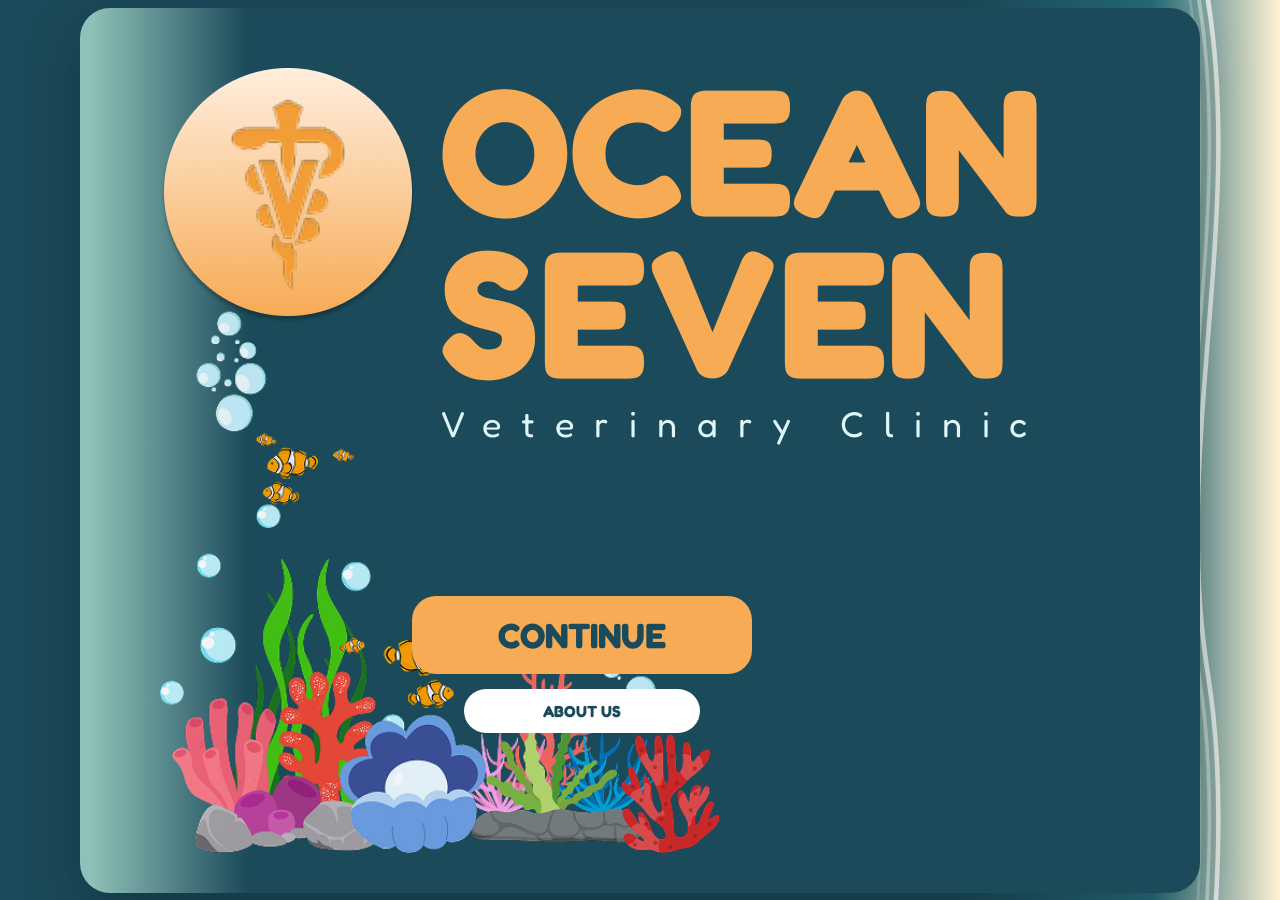
<file: index.html>
<!DOCTYPE html>
<html lang="en">
<head>
  <meta charset="UTF-8">
  <link rel="icon" type="image/png" href="assets/Logo.png">
  <title>Ocean Seven Veterinary Hospital</title>
  <!--EE-->
  <!-- Fredoka font -->
  <link href="https://fonts.googleapis.com/css2?family=Fredoka:wght@400;500;700&display=swap" rel="stylesheet">

  <link rel="stylesheet" href="style.css">
</head>
<body class="homepage-body">

  <div class="homepage-wrapper">

    <!-- Card -->
    <div class="homepage-card">

      <div class="header">
  <img src="assets/Logo.png" class="logo" alt="Logo">

  <div class="title-text">
    <h1>OCEAN</h1>
    <h1>SEVEN</h1>
    <p>Veterinary Clinic</p>
  </div>
</div>

<!-- sea creatures separate below -->
<img src="assets/seacreatures.png" class="sea-img" alt="Sea Creatures">

      <div class="button-group">
        <a href="dashboard.html" class="start-btn">CONTINUE</a>
        <a href="about.html" class="about-btn">ABOUT US</a>
      </div>

    </div>

    <!-- Wave animation -->
    <div class="wave-container">
  <svg viewBox="0 0 200 800" preserveAspectRatio="none">

    <!-- Back wave -->
    <path class="wave wave-back"
      d="M100 0 
         C140 100, 60 200, 100 300
         C140 400, 60 500, 100 600
         C140 700, 60 800, 100 900" />

    <!-- Middle wave -->
    <path class="wave wave-mid"
      d="M110 0 
         C150 100, 70 200, 110 300
         C150 400, 70 500, 110 600
         C150 700, 70 800, 110 900" />

    <!-- Front wave -->
    <path class="wave wave-front"
      d="M120 0 
         C160 100, 80 200, 120 300
         C160 400, 80 500, 120 600
         C160 700, 80 800, 120 900" />

  </svg>
</div>

  </div>

</body>
</html>
</file>
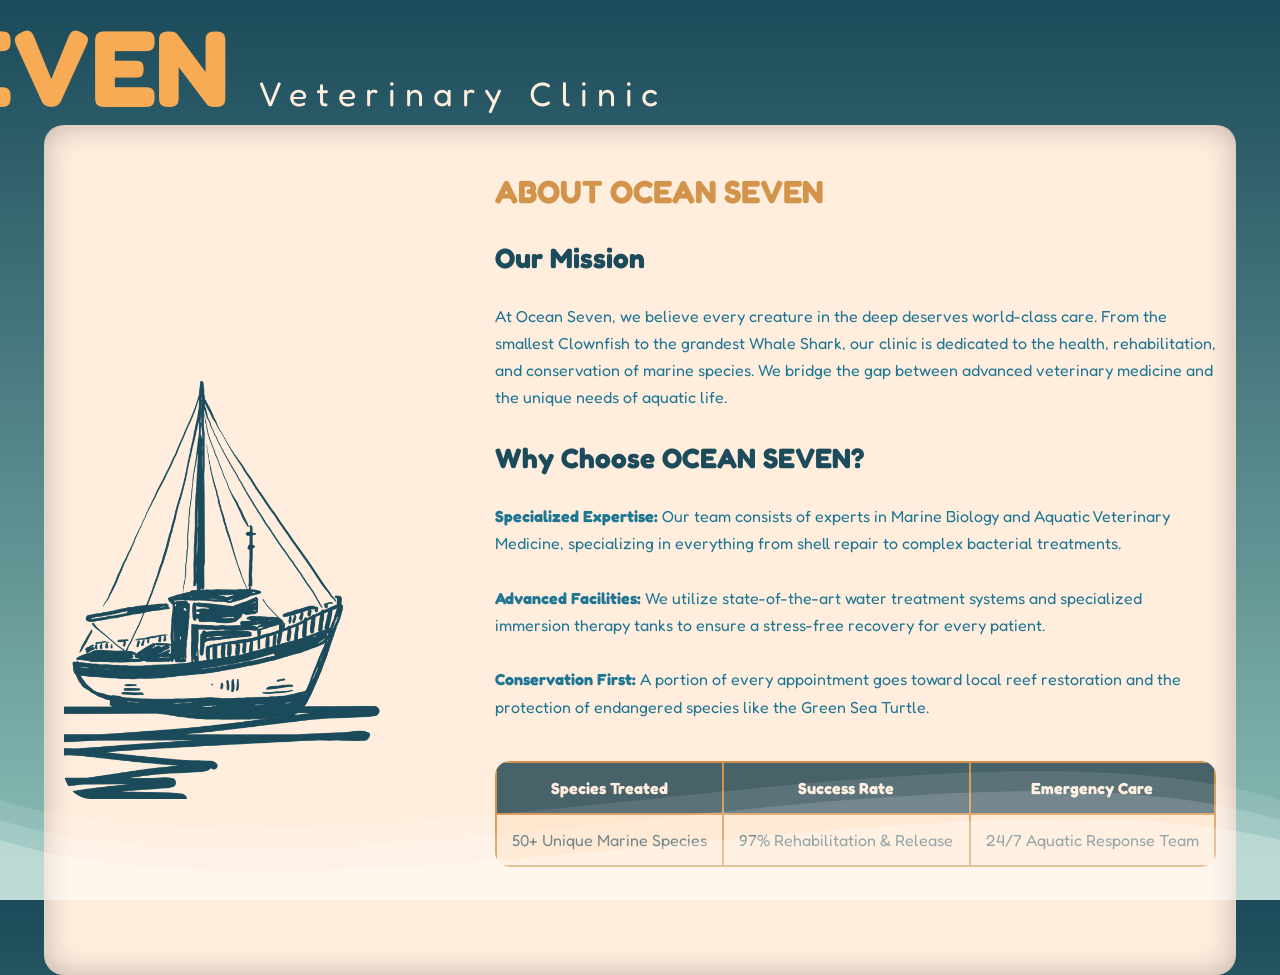
<file: about.html>
<!DOCTYPE html>
<html lang="en">
<head>
  <meta charset="UTF-8">
  <link rel="icon" type="image/png" href="assets/Logo.png">
  <title>About - Ocean Seven</title>
  <!--EE-->
  <!-- Fredoka Font -->
  <link href="https://fonts.googleapis.com/css2?family=Fredoka:wght@300;400;600;700&display=swap" rel="stylesheet">

  <link rel="stylesheet" href="style.css">
</head>
<body class="about-page">

  <!-- Logo outside container -->
  <h1 class="about-logo">
    <span class="about-ocean">OCEAN SEVEN</span>
    <span class="about-vet">Veterinary Clinic</span>
  </h1>

  <!-- Main Container -->
  <div class="about-container">

    <div class="about-flex">

      <!-- Left: Boat -->
      <div class="about-left">
        <img src="assets/boat.png" class="about-boat">
      </div>

      <!-- Right: Text Content -->
      <div class="about-right">

        <!-- Title -->
        <h2 class="about-title">ABOUT OCEAN SEVEN</h2>

        <!-- Mission -->
        <h3 class="about-section-title">Our Mission</h3>
        <p class="about-text">
          At Ocean Seven, we believe every creature in the deep deserves world-class care. 
          From the smallest Clownfish to the grandest Whale Shark, our clinic is dedicated 
          to the health, rehabilitation, and conservation of marine species. We bridge the gap 
          between advanced veterinary medicine and the unique needs of aquatic life.
        </p>

        <!-- Why Choose -->
        <h3 class="about-section-title">Why Choose OCEAN SEVEN?</h3>
        <p class="about-text">
          <strong>Specialized Expertise:</strong> Our team consists of experts in Marine Biology and Aquatic Veterinary Medicine, specializing in everything from shell repair to complex bacterial treatments.
          <br><br>
          <strong>Advanced Facilities:</strong> We utilize state-of-the-art water treatment systems and specialized immersion therapy tanks to ensure a stress-free recovery for every patient.
          <br><br>
          <strong>Conservation First:</strong> A portion of every appointment goes toward local reef restoration and the protection of endangered species like the Green Sea Turtle.
        </p>

        <!-- Table -->
        <table class="about-table">
          <tr>
            <th>Species Treated</th>
            <th>Success Rate</th>
            <th>Emergency Care</th>
          </tr>
          <tr>
            <td>50+ Unique Marine Species</td>
            <td>97% Rehabilitation & Release</td>
            <td>24/7 Aquatic Response Team</td>
          </tr>
        </table>

      </div> <!-- about-right -->

    </div> <!-- about-flex -->

  </div> <!-- about-container -->

  <!-- Waves at the bottom -->
  <div class="about-wave-container">
    <svg viewBox="0 0 1440 150" preserveAspectRatio="none">
      <path class="about-wave-back"
        d="M0,50 C360,150 1080,-50 1440,50 L1440,150 L0,150 Z"></path>
      <path class="about-wave-mid"
        d="M0,70 C360,170 1080,-30 1440,70 L1440,150 L0,150 Z"></path>
      <path class="about-wave-front"
        d="M0,90 C360,190 1080,10 1440,90 L1440,150 L0,150 Z"></path>
    </svg>
  </div>

</body>
</html>
</file>
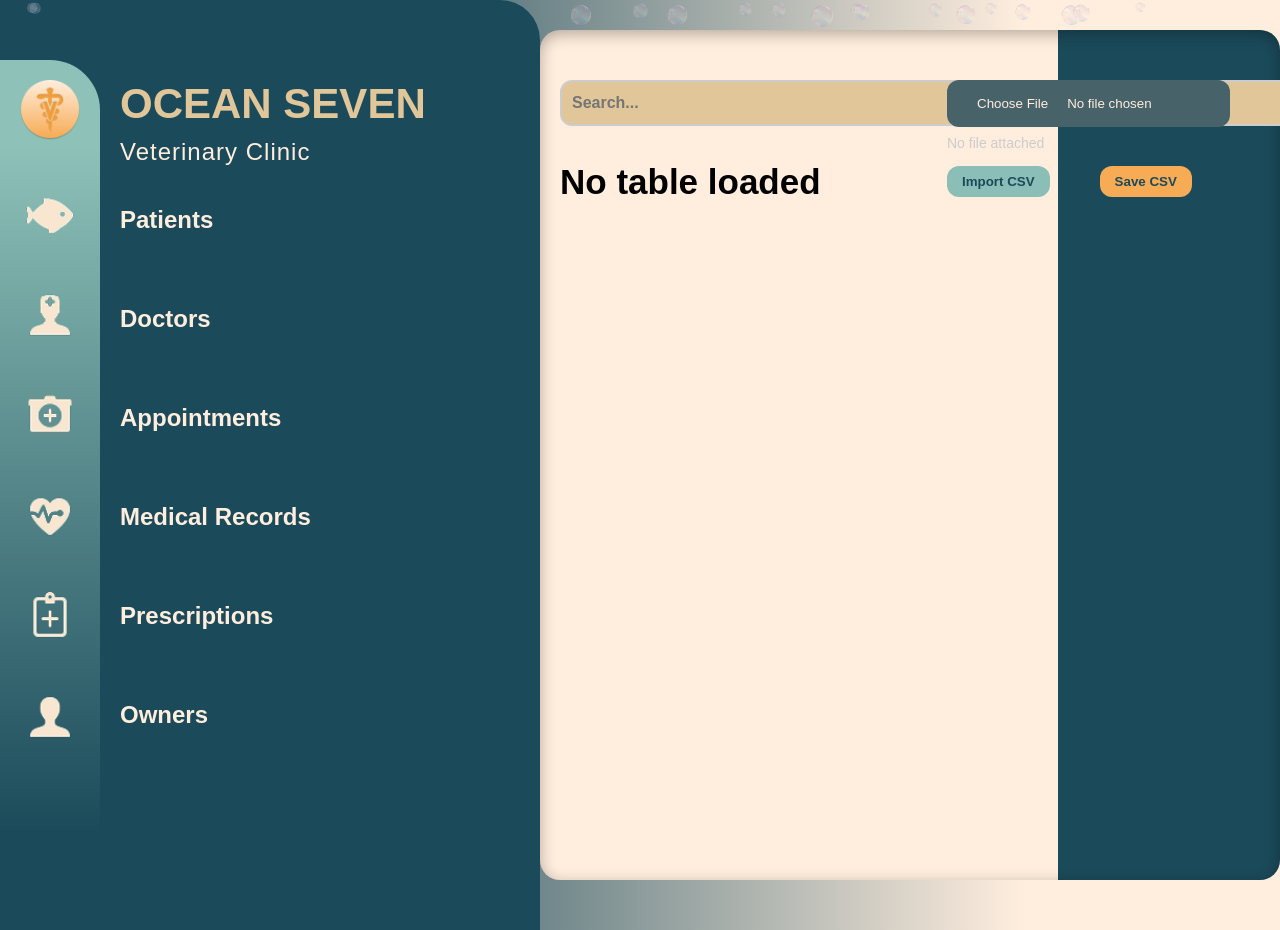
<file: dashboard.html>
<!DOCTYPE html>
<html lang="en">
<head>
  <meta charset="UTF-8">
  <title>Dashboard - Ocean Seven Veterinary Hospital</title>
  <link rel="icon" type="image/png" href="assets/Logo.png">
  <link rel="stylesheet" href="style.css">
</head>
<body>

  <!-- 🌊 SECTION 1: Vertical Navbar -->
  <div class="section1">
    <img src="assets/Logo.png" alt="Logo" class="logo"> <!--EE-->

    <div class="icon-list">
      <img src="assets/fish.png" alt="Patients" onclick="loadTable('patients.csv')" class="nav-icon">
      <img src="assets/doctor.png" alt="Doctors" onclick="loadTable('doctors.csv')" class="nav-icon">
      <img src="assets/health.png" alt="Appointments" onclick="loadTable('appointments.csv')" class="nav-icon">
      <img src="assets/heart.png" alt="Medical Records" onclick="loadTable('medical_records.csv')" class="nav-icon">
      <img src="assets/records.png" alt="Prescriptions" onclick="loadTable('prescriptions.csv')" class="nav-icon">
      <img src="assets/person.png" alt="Owners" onclick="loadTable('owners.csv')" class="nav-icon">
    </div>
  </div>

  <!-- 🌊 SECTION 2: Sidebar Header -->
  <div class="section2">
    <h1>OCEAN SEVEN</h1>
    <h2>Veterinary Clinic</h2>

    <div class="text-buttons">
      <p onclick="loadTable('patients.csv')">Patients</p>
      <p onclick="loadTable('doctors.csv')">Doctors</p>
      <p onclick="loadTable('appointments.csv')">Appointments</p>
      <p onclick="loadTable('medical_records.csv')">Medical Records</p>
      <p onclick="loadTable('prescriptions.csv')">Prescriptions</p>
      <p onclick="loadTable('owners.csv')">Owners</p>
    </div>
  </div>

  <!-- 🌊 SECTION 3: Table Container -->
  <div class="section3">
    <div class="table-box">
      <!-- Top row: search + file input -->
      <div class="top-row">
        <div class="search-container">
          <input type="text" id="searchInput" placeholder="Search...">
          <img src="assets/magnifying-glass.png" class="search-icon">
        </div>

        <div class="file-import" style="z-index: 10;"> <!-- ensure clickable -->
          <input type="file" id="csvFileInput" accept=".csv">
          <div class="file-preview" id="filePreview">No file attached</div>
          <div class="import-save-buttons">
            <button id="importBtn" onclick="importCSV()">Import CSV</button>
            <button id="saveBtn" onclick="downloadCSV()">Save CSV</button>
          </div>
        </div>
      </div>

      <!-- Current Table Label -->
      <div id="currentTable" class="current-table-label">No table loaded</div>

      <!-- Table Container -->
      <div id="tableContainer"></div>
    </div>
  </div>

  <!-- 🫧 Bubbles -->
  <div class="bubbles"></div>

  <script src="script.js"></script>
</body>
</html>
</file>
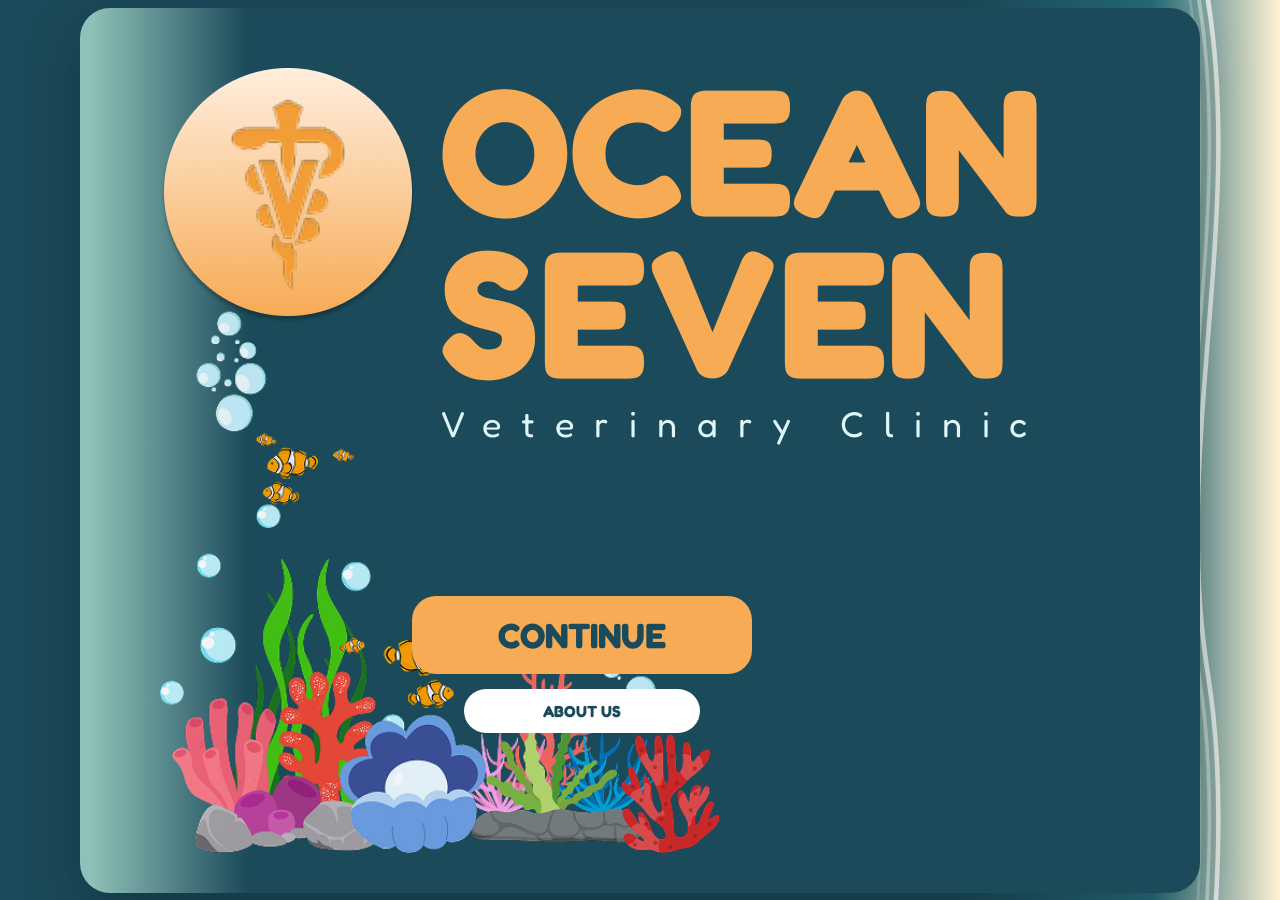
<file: homepage.html>
<!DOCTYPE html>
<html lang="en">
<head>
  <meta charset="UTF-8">
  <link rel="icon" type="image/png" href="assets/logo.png">
  <title>Ocean Seven Veterinary Hospital</title>

  <!-- Fredoka font -->
  <link href="https://fonts.googleapis.com/css2?family=Fredoka:wght@400;500;700&display=swap" rel="stylesheet">

  <link rel="stylesheet" href="style.css">
</head>
<body class="homepage-body">

  <div class="homepage-wrapper">

    <!-- Card -->
    <div class="homepage-card">

      <div class="header">
  <img src="assets/Logo.png" class="logo" alt="Logo">

  <div class="title-text">
    <h1>OCEAN</h1>
    <h1>SEVEN</h1>
    <p>Veterinary Clinic</p>
  </div>
</div>

<!-- sea creatures separate below -->
<img src="assets/seacreatures.png" class="sea-img" alt="Sea Creatures">

      <div class="button-group">
        <a href="dashboard.html" class="start-btn">CONTINUE</a>
        <a href="about.html" class="about-btn">ABOUT US</a>
      </div>

    </div>

    <!-- Wave animation -->
    <div class="wave-container">
  <svg viewBox="0 0 200 800" preserveAspectRatio="none">

    <!-- Back wave -->
    <path class="wave wave-back"
      d="M100 0 
         C140 100, 60 200, 100 300
         C140 400, 60 500, 100 600
         C140 700, 60 800, 100 900" />

    <!-- Middle wave -->
    <path class="wave wave-mid"
      d="M110 0 
         C150 100, 70 200, 110 300
         C150 400, 70 500, 110 600
         C150 700, 70 800, 110 900" />

    <!-- Front wave -->
    <path class="wave wave-front"
      d="M120 0 
         C160 100, 80 200, 120 300
         C160 400, 80 500, 120 600
         C160 700, 80 800, 120 900" />

  </svg>
</div>

  </div>

</body>
</html>
</file>
<file: style.css>
:root {
  --bg-right: #FFEEDE;
  --bg-left: #1B4A5A;
  --section-color: #1B4A5A;
  --section1-top: #8EC1B8;
  --text-dune: #E1C699;
  --text-sub: #FFEEDE;
  --header-color: #48626A;
  --stroke-color: #D2944B;
  --row1: #FFEEDE;
  --row2: #FFE3CA;
}

/* ===== BODY ===== */
body {
  margin: 0;
  font-family: 'Fredoka', Arial, sans-serif;
  overflow-x: hidden;
  background: linear-gradient(to right, var(--bg-left) 20%, var(--bg-right) 80%);
}

/* ===== SECTION 1: Vertical Navbar ===== */
.section1 {
  position: fixed;
  top: 60px;
  left: 0;
  width: 100px;
  height: calc(100vh - 60px);
  background: linear-gradient(to bottom, var(--section1-top) 10%, var(--section-color) 90%);
  border-top-right-radius: 50px;
  display: flex;
  flex-direction: column;
  align-items: center;
  padding-top: 20px;
  z-index: 20;
}

.section1 .logo { width: 60px; margin-bottom: 50px; }

.icon-list { display: flex; flex-direction: column; gap: 50px; }

.nav-icon { width: 50px; cursor: pointer; transition: transform 0.3s ease; }
.nav-icon:hover { transform: scale(1.2); }

/* ===== SECTION 2: Sidebar Header ===== */
.section2 {
  position: fixed;
  top: 0;
  left: 100px;
  width: 400px;
  height: 100vh;
  background-color: var(--section-color);
  border-top-right-radius: 40px;
  display: flex;
  flex-direction: column;
  align-items: flex-start;
  padding: 80px 20px 20px 20px;
  z-index: 15;
}

.section2 h1 { font-size: 42px; color: var(--text-dune); margin:0 0 10px 0; }
.section2 h2 { font-size: 24px; color: var(--text-sub); margin:0 0 40px 0; font-weight: normal; letter-spacing: 1px; }

.text-buttons { display:flex; flex-direction: column; gap: 71px; }
.text-buttons p { margin:0; cursor:pointer; color:var(--text-sub); font-size:24px; font-weight:bold; transition:color 0.2s; }
.text-buttons p:hover { color: #8EC1B8; }

/* ===== SECTION 3: Table Container ===== */
.section3 {
  margin-left: 540px;
  height: 100vh;
  display: flex;
  justify-content: center;
  align-items: flex-start;
  padding-top: 30px;
}

.table-box {
  width: 95%;
  height: 90vh;
  padding: 20px;
  background: linear-gradient(to right, var(--bg-right) 70%, var(--section-color) 30%);
  border-radius: 20px;
  box-shadow: inset 0 4px 15px rgba(0,0,0,0.3);
  display: flex;
  flex-direction: column;
  z-index: 990;
  gap: 10px;
}

/* Top row: search + file input */
.top-row { display:flex; justify-content: space-between; gap: 20px; align-items:flex-start; }

.search-container { position: relative; max-width: 300px; flex:1; margin-top: 30px;}
#searchInput {
  width: 280%;
  padding: 12px 35px 12px 10px;
  font-size:16px;
  background-color: var(--text-dune);
  border: 2px solid #ccc;
  border-radius: 12px;
  font-weight:bold;
}
.search-icon { position:absolute; right:-570px; top:50%; transform:translateY(-50%); width:60px; height:60px; pointer-events:none; }

/* File input and buttons */
.file-import {
  display:flex;
  flex-direction:column;
  align-items:flex-start;
  gap: 5px;
  padding: 30px;
}

#csvFileInput {
  border:none;
  border-radius:12px;
  padding:8px 15px;
  background-color: var(--header-color);
  color: var(--bg-right);
  cursor:pointer;
}

#csvFileInput::-webkit-file-upload-button {
  cursor:pointer;
  padding:8px 15px;
  border:none;
  border-radius:12px;
  background-color: #48626A;
  color: #FFEEDE;
}

.file-preview { font-size:14px; color:#ccc; margin-top:3px; }

/* Import & Save Buttons */
.import-save-buttons {
  display:flex;
  gap:50px;
  margin-top:10px;
}

#importBtn { background-color:#8BBEB6; color:#1B4A5A; border-radius:12px; padding:8px 15px; cursor:pointer; }
#saveBtn { background-color:#F7AB55; color:#1B4A5A; border-radius:12px; padding:8px 15px; cursor:pointer; }

/* Current Table Label */
.current-table-label { font-weight:bold; font-size:35px; margin-top:-75px; }

/* Table styling */
table { border-collapse: collapse; width:100%; margin-top:10px; }
th, td { padding:10px; border:1px solid var(--stroke-color); }
th { background-color: var(--header-color); color: var(--text-sub); }
td { color: var(--section-color); }
tbody tr:nth-child(odd) td { background-color: var(--row1); }
tbody tr:nth-child(even) td { background-color: var(--row2); }

/* Buttons styling */
button {
  border: none;
  border-radius: 12px;
  font-weight: bold;
  transition: 0.3s;
}

/* Delete buttons */
button.delete-btn {
  background-color: #D26F6F;
  color: white;
  box-shadow: 0 4px 8px rgba(0,0,0,0.3);
  padding: 7px;
}
button.delete-btn:hover { background-color:#b34f4f; }

/* Add row button */
button.add-btn {
  background-color: var(--header-color);
  color:white;
  box-shadow:0 4px 8px rgba(0,0,0,0.3);
  padding:10px;
}
button.add-btn:hover { background-color:#374b53; }

td:last-child { text-align:center; vertical-align:middle; }

/* Bubbles */
.bubbles {
  position: fixed;
  top:0;
  left:0;
  width:100%;
  height:100%;
  z-index:-1;
  overflow:hidden;
  pointer-events:none;
}
.bubbles img { position:absolute; width:40px; opacity:0.6; animation: floatUp linear infinite; }

@keyframes floatUp {
  0% { transform: translateY(100vh) scale(1); opacity:0; }
  50% { opacity:.1; }
  100% { transform: translateY(-10vh) scale(2); opacity:0; }
}

/******************************************/
/* ========================= */
/* 🌍 BODY BACKGROUND */
/* ========================= */
body.homepage-body {
  margin: 0;
  font-family: 'Fredoka', sans-serif;
  overflow: hidden;

  /* 80% ocean, 20% cream */
  background: linear-gradient(
    to right,
    #1B4A5A 0%,
    #1B4A5A 75%,
    #256D7B 90%,
    #fff1d4 100%
  );
}

/* ========================= */
/* 📦 WRAPPER */
/* ========================= */
.homepage-wrapper {
  display: flex;
  justify-content: center;
  align-items: center;
  height: 100vh;
  position: relative;
}

/* ========================= */
/* 🧊 CARD (GLASS OCEAN STYLE) */
/* ========================= */
.homepage-card {
  width: 75%;
  height: 85%;
  position: relative;
  padding: 60px 80px;

  border-radius: 30px;

   background: linear-gradient(
    to left,
    #1B4A5A 0%,
    #1B4A5A 85%,
    #8EC1B8 99%,
    #8EC1B8 100%
  );

  backdrop-filter: blur(10px);

  box-shadow: 0 20px 60px rgba(0,0,0,0.25);

  display: flex;
  flex-direction: column;
  justify-content: space-between;

  z-index: 2;
}

/* ========================= */
/* 🧱 HEADER */
/* ========================= */
.header {
  position: static;
  align-items: center;
  gap: 30px;
}

/* LOGO */
.header.logo {
  position: absolute;
  top: 60px;
  left: 80px;

  width: 240px;
  height: 240px;
  object-fit: contain;
}

/* ========================= */
/* 🔤 TEXT */
/* ========================= */
.title-text {
  position: absolute;
  top: 60px;
  left: 360px; /* pushes it right of logo */
}

.title-text h1 {
  margin: 0;
  font-size: 180px;
  color: #F7AB55;
  line-height: 0.9;
}

.title-text p {
  margin-top: 10px;
  font-size: 36px;
  color: #e0f7fa;
  letter-spacing: 20px;
}

/* ========================= */
/* 🐠 SEA CREATURES IMAGE */
/* ========================= */
.sea-img {
  position: absolute;
  bottom: 40px;
  left: 80px;

  width: 560px;
  opacity: 0.95;
}

/* ========================= */
/* 🔘 BUTTONS */
/* ========================= */
.button-group {
  position: absolute;
  right: 40%;
  bottom: 160px;
  display: flex;
  flex-direction: column; /* CONTINUE on top, ABOUT below */
  align-items: center;
  gap: 15px;
}

/* CONTINUE (primary, matches OCEAN SEVEN text color) */
.start-btn {
  padding: 18px 40px;
  font-size: 35px;
  font-weight: bold;

  border-radius: 24px;
  background-color: #F7AB55; /* same as OCEAN SEVEN */
  color: #1B4A5A;

  width: 260px;
  text-align: center;
  text-decoration: none;

  transition: 0.3s;
}

/* ABOUT US (secondary) */
.about-btn {
  padding: 12px 28px;
  font-size: 16px;
  font-weight: bold;
  border-radius: 22px;
  background-color: rgb(255, 255, 255);
  color: #1B4A5A;

  width: 180px;
  text-align: center;
  text-decoration: none;

  transition: 0.3s;
}

/* HOVER EFFECTS */
.start-btn:hover {
  background-color: #e0a444; /* slightly darker gold for hover */
}

.about-btn:hover {
  background-color: rgba(255,255,255,0.9);
}

/* HOVER EFFECTS */
.start-btn:hover {
  background-color: #163d49;
}

.about-btn:hover {
  background-color: rgba(255,255,255,0.9);
}

/* ========================= */
/* 🌊 WAVE ANIMATION (SVG) */
/* ========================= */
.wave-container {
  position: absolute;
  right: 0;
  top: 0;
  width: 180px;
  height: 100%;
  overflow: hidden;
  pointer-events: none;
}

.wave-container svg {
  width: 100%;
  height: 200%;
}

/* BASE */
.wave {
  fill: none;
  stroke-linecap: round;
}

/* BACK */
.wave-back {
  stroke: rgba(255, 255, 255, 0.2);
  stroke-width: 3;
  animation: waveMove 8s ease-in-out infinite;
}

/* MID */
.wave-mid {
  stroke: rgba(255, 255, 255, 0.4);
  stroke-width: 4;
  animation: waveMove 6s ease-in-out infinite reverse;
}

/* FRONT */
.wave-front {
  stroke: rgba(255, 255, 255, 0.7);
  stroke-width: 5;
  animation: waveMove 4s ease-in-out infinite;
}

/* ANIMATION */
@keyframes waveMove {
  0% {
    transform: translateY(-250px);
  }
  50% {
    transform: translateY(0px);
  }
  100% {
    transform: translateY(-250px);
  }
}
/* Lock page in one viewport */
.about-page {
  margin: 0;
  font-family: 'Fredoka', sans-serif;
  height: 100vh; /* full viewport height */
  overflow: hidden; /* prevent scrolling */
  background: linear-gradient(to bottom, #1B4A5A, #8EC1B8);

  display: flex;
  justify-content: center;
  align-items: center;
}

/* Container with inner shadow */
.about-container {
  display: flex;
  flex-direction: row;
  align-items: stretch;
  width: 90%;
  height: 90%; /* almost full viewport */
  background-color: #FFEEDE;
  border-radius: 20px;
  box-shadow: inset 0 0 30px rgba(0, 0, 0, 0.25);
  padding: 20px;
  margin-top: 200px;
}

/* Flex children (boat + text) */
.about-flex {
  display: flex;
  width: 100%;
  height: 100%;
  gap: 40px;
}

.about-left {
  flex: 1;
  display: flex;
  justify-content: center;
  align-items: center;
}

.about-boat {
  max-width: 100%;
  max-height: 100%;
  object-fit: contain;
  border-radius: 15px;
}

.about-right {
  flex: 2;
  overflow-y: auto; /* scroll internally if needed */
  padding-left: 30px;
}

/* Hide scrollbar nicely */
.about-right::-webkit-scrollbar {
  width: 0px;
  background: transparent;
}

/* Logo */
/* Logo outside container */
/* Logo floating on top of container *//* Logo floating on top of container */
/* Make the logo float above the container */
.about-logo {
  position: absolute;      /* remove from normal flow */
  top: -20px;               /* distance from top of viewport */
  right: 1%;               /* center horizontally */
  transform: translateX(-50%);  /* center exactly */
  z-index: 2;              /* stay above container */
  text-align: right;
}

/* Logo Text Styling */
.about-ocean {

  color: #F7AB55;
  font-size: 108px;
  font-weight: 700;
}

.about-vet {
  color: #FFEEDE;
  background-color: #f7ab5500;
  padding: 6px 12px;
  border-radius: 10px;
  font-size: 34px;
  margin-left: 10px;
  letter-spacing: 9px;
  font-weight: normal;

}
/* Title */
.about-title {
  color: #D2944B;
  margin-bottom: 30px;
  font-size: 32px;
}

/* Section Titles */
.about-section-title {
  color: #1C4B5B;
  font-size: 28px;
  font-weight: 700;
  margin-top: 30px;
}

/* Text */
.about-text {
  color: #1F7693;
  font-size: 16px;
  line-height: 1.7;
}

/* Table */
.about-table {
  width: 100%;
  margin-top: 40px;
  border-collapse: collapse;
  border-radius: 15px;
  overflow: hidden;
}

/* Table Header */
.about-table th {
  background-color: #48626A;
  color: #FFEEDE;
  padding: 15px;
  border: 2px solid #D2944B;
}

/* Table Cells */
.about-table td {
  background-color: #FFEEDE;
  color: #48626A;
  padding: 15px;
  text-align: center;
  border: 2px solid #D2944B;
}

/* Waves at bottom */
.about-wave-container {
  position: absolute;
  bottom: 0;
  width: 100%;
  height: 150px; /* fixed height */
  overflow: hidden;
}

.about-wave-container svg {
  width: 100%;
  height: 100%;
  display: block;
}

/* Wave colors */
.about-wave-back {
  fill: rgba(255, 255, 255, 0.1);
}

.about-wave-mid {
  fill: rgba(255, 255, 255, 0.15);
}

.about-wave-front {
  fill: rgba(255, 255, 255, 0.25);
}
</file>
